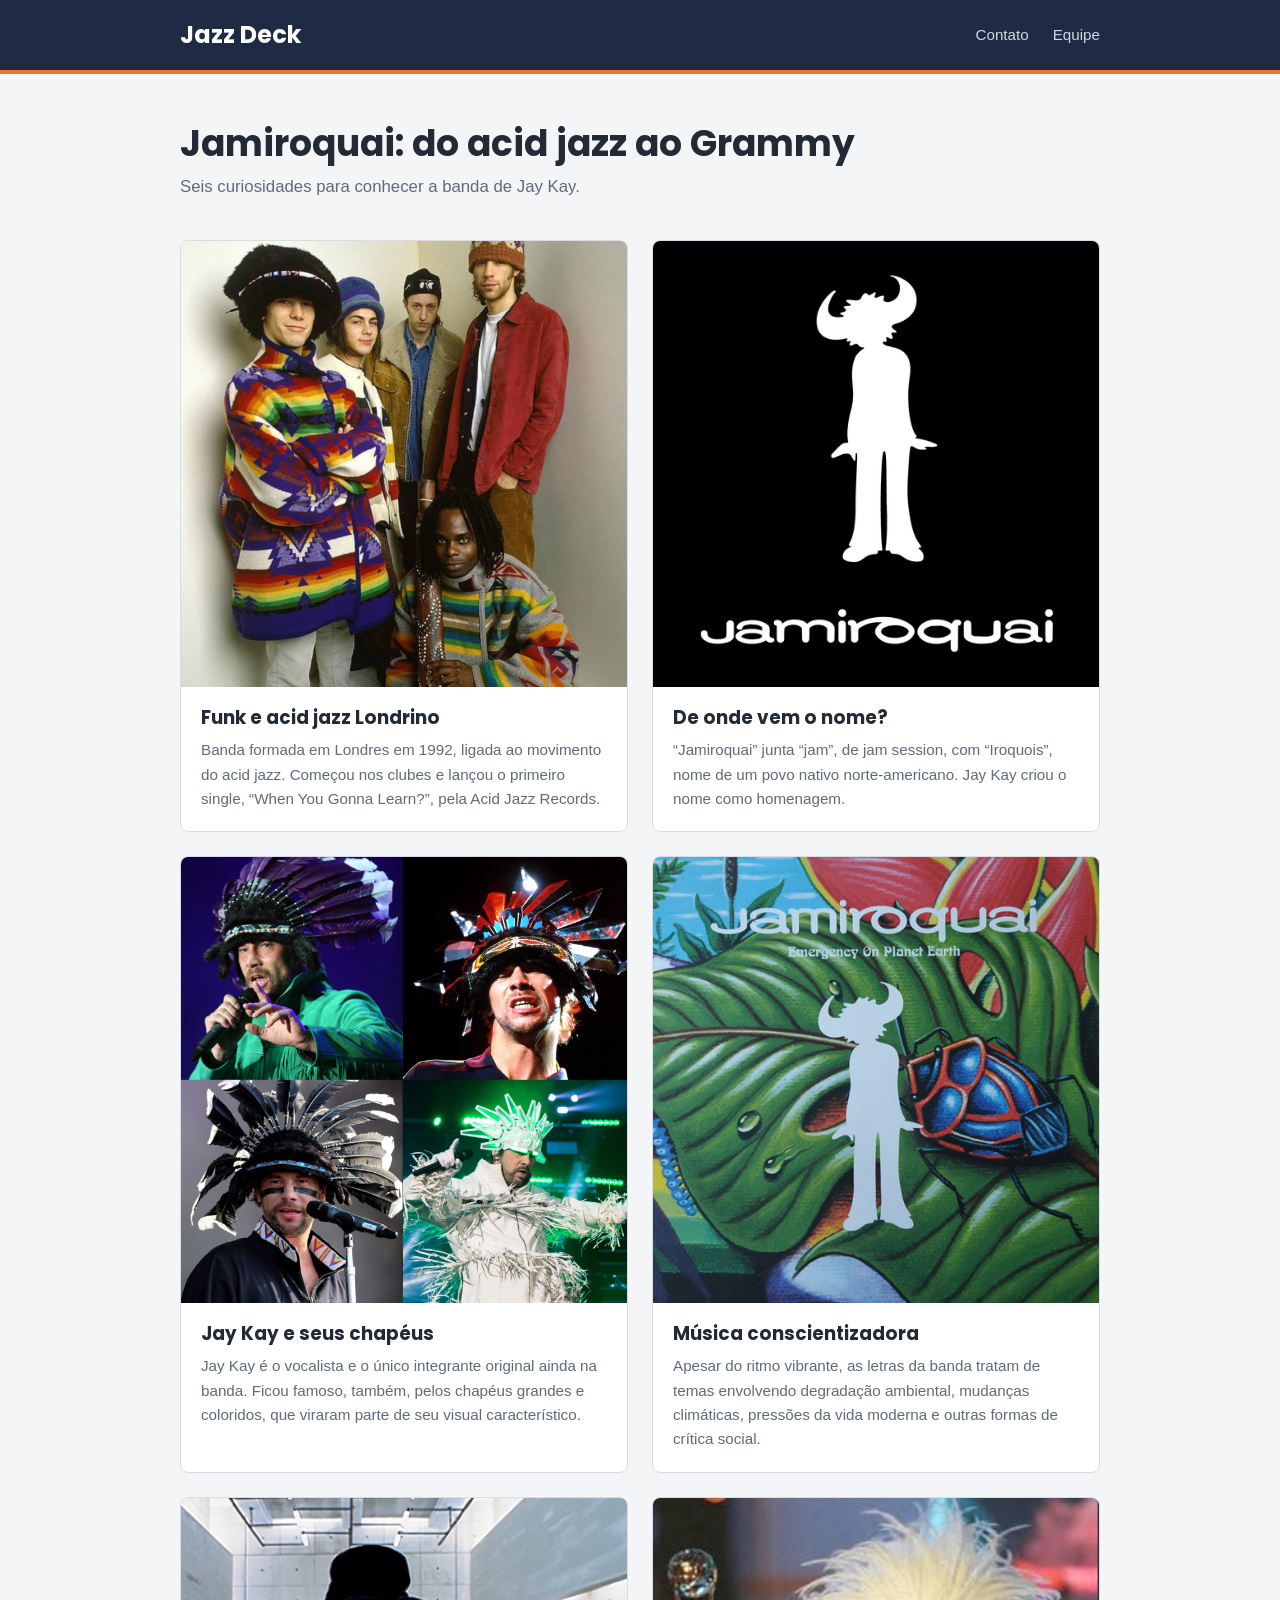
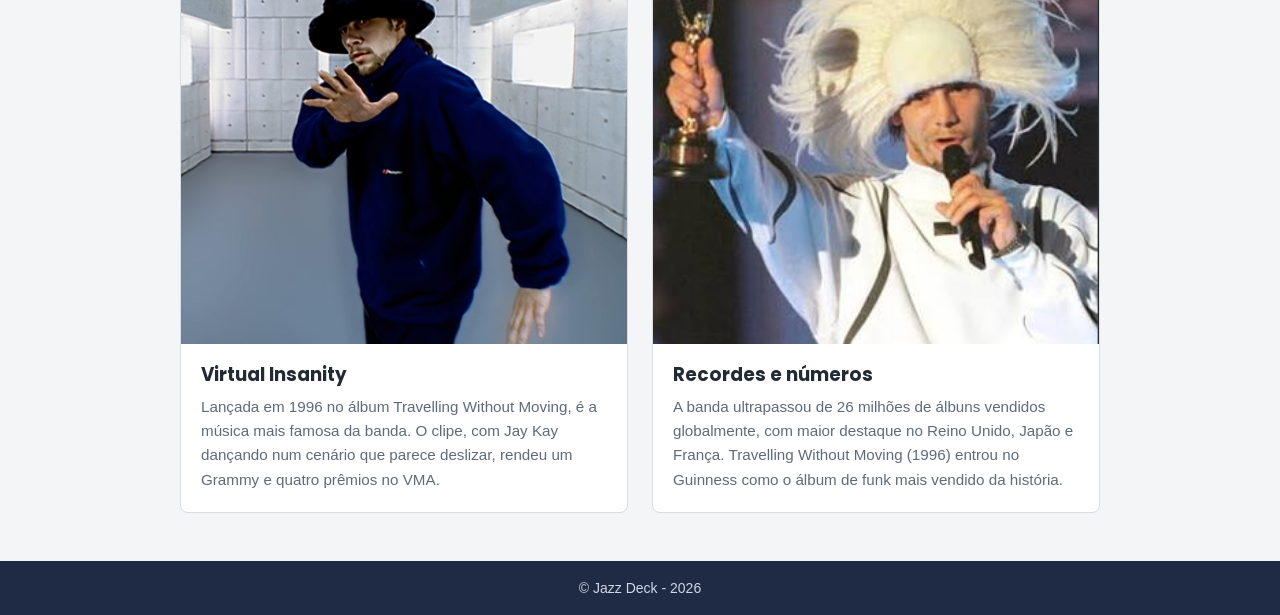
<file: index.html>
<!DOCTYPE html>
<html lang="pt-BR">

<head>
    <meta charset="UTF-8">
    <meta name="viewport" content="width=device-width, initial-scale=1">
    <title>Planeta Jamiroquai</title>
    <link rel="stylesheet" href="style.css">
</head>

<body>

    <header class="cabecalho">
        <div class="container">
            <a class="logo" href="index.html">Jazz Deck</a>
            <nav>
                <ul class="menu">
                    <li><a href="contato.html">Contato</a></li>
                    <li><a href="equipe.html">Equipe</a></li>
                </ul>
            </nav>

        </div>
    </header>

    <main>
        <div class="container">
            <h1 class="titulo-pagina">Jamiroquai: do acid jazz ao Grammy</h1>
            <p class="subtitulo-pagina">Seis curiosidades para conhecer a banda de Jay Kay.</p>

            <section class="grade">

                <article class="card">
                    <img src="img/fig01.png" alt="Membros da banda.">
                    <div class="card-corpo">
                        <h2>Funk e acid jazz Londrino</h2>
                        <p>Banda formada em Londres em 1992, ligada ao movimento do acid jazz.
                            Começou nos clubes e lançou o primeiro single, “When You Gonna Learn?”, pela Acid Jazz
                            Records.</p>
                    </div>
                </article>

                <article class="card">
                    <img src="img/fig02.png" alt="Emergency on Planet Earth">
                    <div class="card-corpo">
                        <h2>De onde vem o nome?</h2>
                        <p>“Jamiroquai” junta “jam”, de jam session, com “Iroquois”, nome de um povo nativo
                            norte-americano.
                            Jay Kay criou o nome como homenagem.</p>
                    </div>
                </article>

                <article class="card">
                    <img src="img/fig03.png" alt="Foto de Jay Kay usando chapéu.">
                    <div class="card-corpo">
                        <h2>Jay Kay e seus chapéus</h2>
                        <p>Jay Kay é o vocalista e o único integrante original ainda na banda.
                            Ficou famoso, também, pelos chapéus grandes e coloridos, que viraram parte de seu visual
                            característico.</p>
                    </div>
                </article>

                <article class="card">
                    <img src="img/fig04.png" alt="Capa de Emergency On Planet Earth">
                    <div class="card-corpo">
                        <h2>Música conscientizadora</h2>
                        <p>Apesar do ritmo vibrante, as letras da banda tratam de temas envolvendo degradação ambiental,
                            mudanças climáticas,
                            pressões da vida moderna e outras formas de crítica social.
                        </p>
                    </div>
                </article>

                <article class="card">
                    <img src="img/fig05.png" alt="Jay Kay em Virtual Insanity">
                    <div class="card-corpo">
                        <h2>Virtual Insanity</h2>
                        <p>Lançada em 1996 no álbum Travelling Without Moving, é a música mais famosa da banda. O clipe,
                            com Jay Kay dançando num cenário
                            que parece deslizar, rendeu um Grammy e quatro prêmios no VMA.</p>
                    </div>
                </article>

                <article class="card">
                    <img src="img/fig06.png" alt="Jay Kay segurando o World Music Awards">
                    <div class="card-corpo">
                        <h2>Recordes e números</h2>
                        <p>A banda ultrapassou de 26 milhões de álbuns vendidos globalmente, com maior destaque no Reino
                            Unido, Japão e França.
                            Travelling Without Moving (1996) entrou no Guinness como o álbum de funk mais vendido da
                            história.
                        </p>
                    </div>
                </article>

            </section>
        </div>
    </main>

    <footer class="rodape">
        <p>&copy; Jazz Deck - 2026</p>
    </footer>

</body>

</html>


<!--lucas-->
</file>
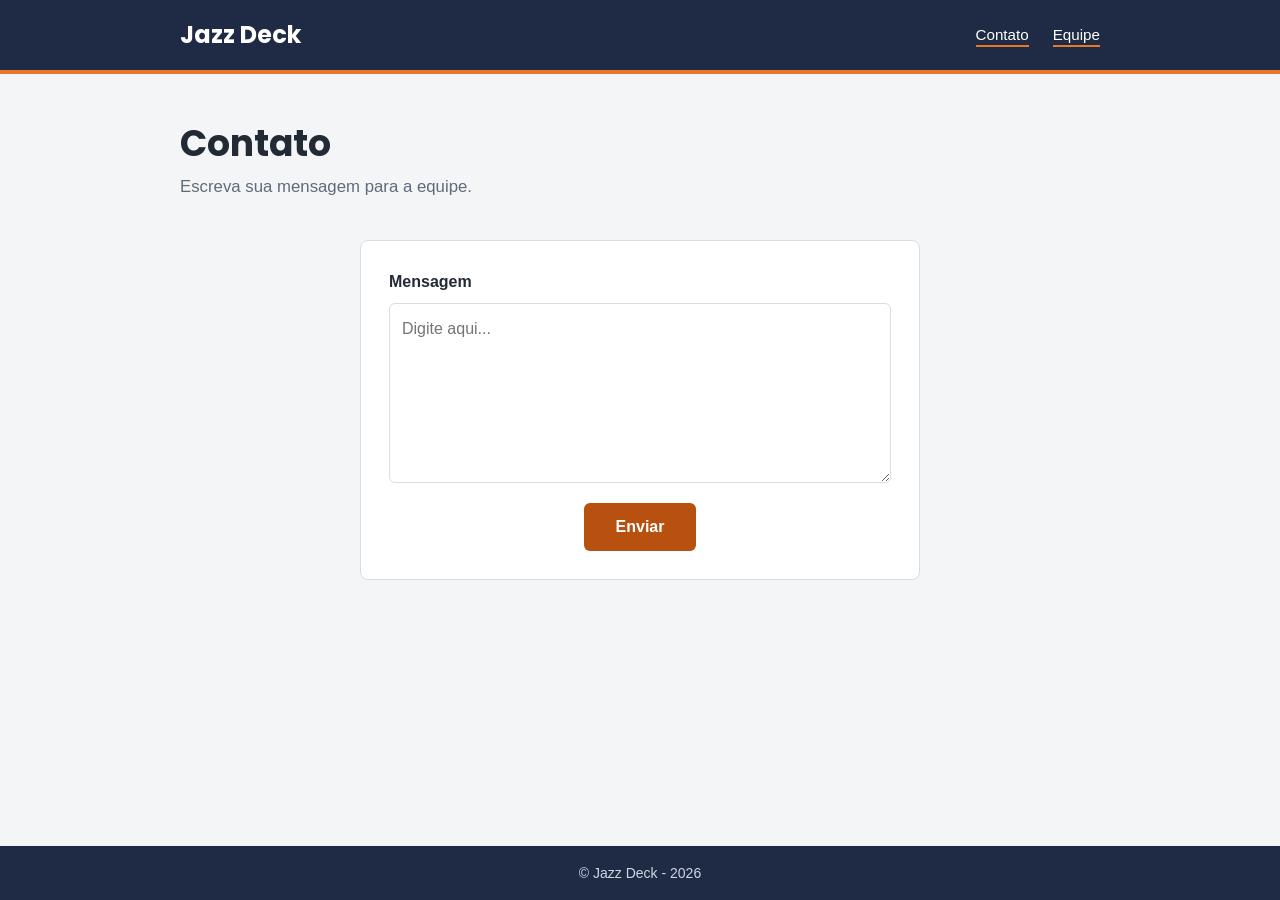
<file: contato.html>
<!DOCTYPE html>
<html lang="pt-BR">
<head>
  <meta charset="UTF-8">
  <meta name="viewport" content="width=device-width, initial-scale=1">
  <title>Contato | Jazz Deck</title>
  <link rel="stylesheet" href="style.css">
</head>
<body>

  <header class="cabecalho">
    <div class="container">
      <a class="logo" href="index.html">Jazz Deck</a>
      <nav>
        <ul class="menu">
          <li><a href="contato.html" aria-current="page">Contato</a></li>
          <li><a href="equipe.html" aria-current="page">Equipe</a></li>
        </ul>
      </nav>
    </div>
  </header>

  <main>
    <div class="container">
      <h1 class="titulo-pagina">Contato</h1>
      <p class="subtitulo-pagina">Escreva sua mensagem para a equipe.</p>

      <form class="form-contato" action="#" method="post">
        <label for="mensagem">Mensagem</label>
        <textarea id="mensagem" name="mensagem" placeholder="Digite aqui..." required></textarea>
        <button type="submit">Enviar</button>
      </form>
    </div>
  </main>

  <footer class="rodape">
    <p>&copy; Jazz Deck - 2026</p>
  </footer>

</body>
</html>
</file>
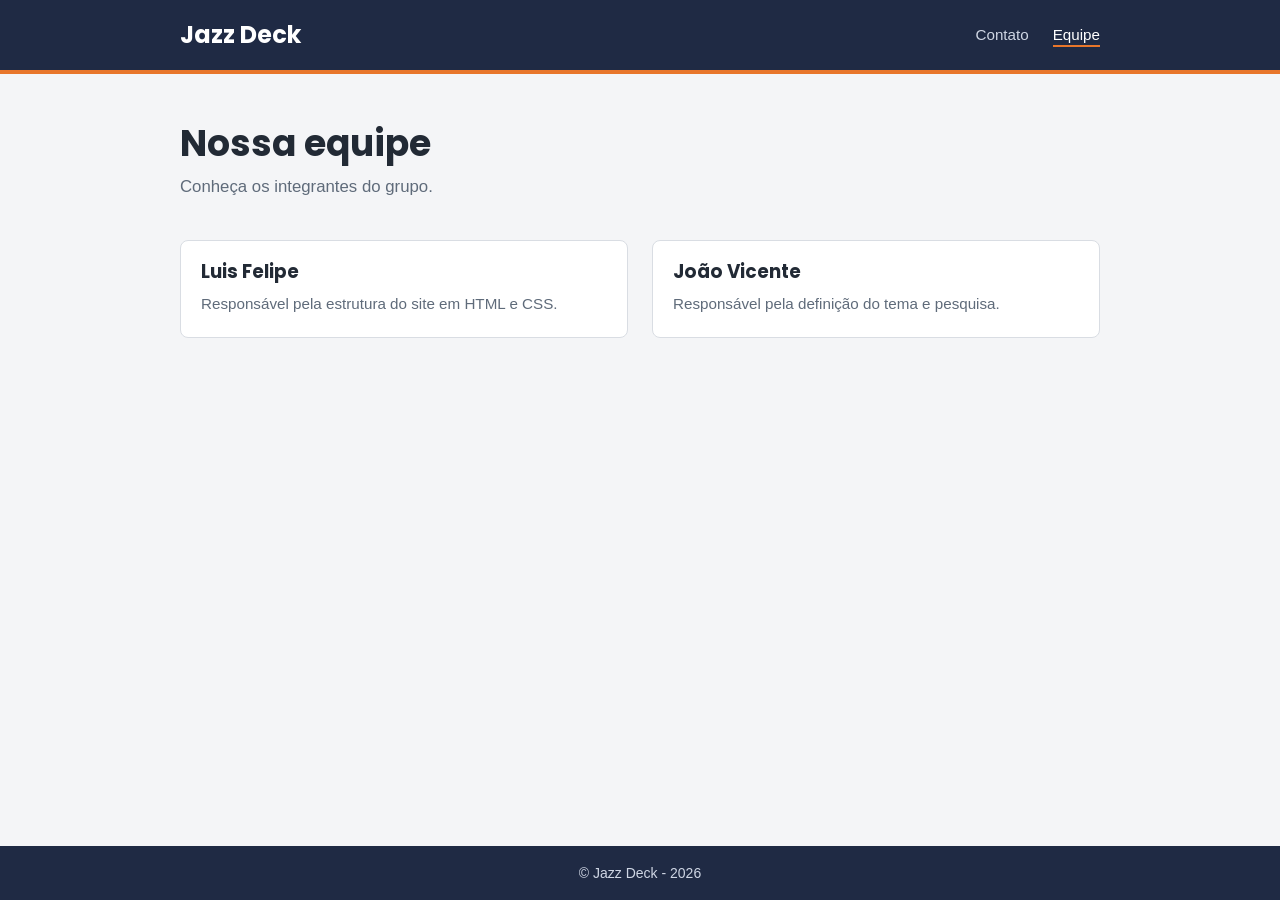
<file: equipe.html>
<!DOCTYPE html>
<html lang="pt-BR">
<head>
  <meta charset="UTF-8">
  <meta name="viewport" content="width=device-width, initial-scale=1">
  <title>Equipe | Jazz Deck</title>
  <link rel="stylesheet" href="style.css">
</head>
<body>

  <header class="cabecalho">
    <div class="container">
      <a class="logo" href="index.html">Jazz Deck</a>
      <nav>
        <ul class="menu">
          <li><a href="contato.html">Contato</a></li>
          <li><a href="equipe.html" aria-current="page">Equipe</a></li>
        </ul>
      </nav>
    </div>
  </header>

  <main>
    <div class="container">
      <h1 class="titulo-pagina">Nossa equipe</h1>
      <p class="subtitulo-pagina">Conheça os integrantes do grupo.</p>

      <section class="grade">

        <article class="card">
          <div class="card-corpo">
            <h2>Luis Felipe</h2>
            <p>Responsável pela estrutura do site em HTML e CSS.</p>
          </div>
        </article>

        <article class="card">
          <div class="card-corpo">
            <h2>João Vicente</h2>
            <p>Responsável pela definição do tema e pesquisa.</p>
          </div>
        </article>

      </section>
    </div>
  </main>

  <footer class="rodape">
    <p>&copy; Jazz Deck - 2026</p>
  </footer>

</body>
</html>
</file>
<file: style.css>
@import url("https://fonts.googleapis.com/css2?family=Poppins:wght@600;700&display=swap");


:root {
  --cor-principal: #1f2a44;        
  --cor-destaque: #e8762b;         
  --cor-destaque-escuro: #b8500f;  
  --cor-fundo: #f4f5f7;
  --cor-card: #ffffff;
  --cor-texto: #222a35;
  --cor-texto-suave: #5f6b7a;
  --cor-borda: #d9dde3;
  --fonte: "Segoe UI", Roboto, "Helvetica Neue", Arial, sans-serif;
  --fonte-titulo: "Poppins", var(--fonte);
  --largura-max: 960px;
  --raio: 8px;
}

/* ---------- Base ---------- */
* {
  box-sizing: border-box;
  margin: 0;
  padding: 0;
}

body {
  font-family: var(--fonte);
  background: var(--cor-fundo);
  color: var(--cor-texto);
  line-height: 1.6;
  min-height: 100vh;
  display: flex;
  flex-direction: column;
}

h1,
h2,
.logo {
  font-family: var(--fonte-titulo);
}

a:focus-visible,
button:focus-visible,
textarea:focus-visible {
  outline: 3px solid var(--cor-destaque-escuro);
  outline-offset: 2px;
}

.container {
  width: 100%;
  max-width: var(--largura-max);
  margin-inline: auto;
  padding-inline: 1.25rem;
}

/* ---------- Cabeçalho ---------- */
.cabecalho {
  background: var(--cor-principal);
  color: #fff;
  border-bottom: 4px solid var(--cor-destaque);
}

.cabecalho .container {
  display: flex;
  justify-content: space-between;
  align-items: center;
  flex-wrap: wrap;
  gap: 0.5rem 1.5rem;
  padding-block: 1rem;
}

.logo {
  font-size: 1.5rem;
  font-weight: 700;
  color: #fff;
  text-decoration: none;
}

.menu {
  display: flex;
  gap: 1.5rem;
  list-style: none;
}

.menu a {
  color: #cfd6e4;
  text-decoration: none;
  font-size: 0.95rem;
  padding-bottom: 2px;
  border-bottom: 2px solid transparent;
}

.menu a:hover,
.menu a[aria-current="page"] {
  color: #fff;
  border-bottom-color: var(--cor-destaque);
}

/* ---------- Conteúdo ---------- */
main {
  flex: 1;
  padding-block: 3rem;
}

.titulo-pagina {
  font-size: 2.25rem;
  line-height: 1.2;
  margin-bottom: 0.5rem;
}

.subtitulo-pagina {
  color: var(--cor-texto-suave);
  font-size: 1.05rem;
  margin-bottom: 2.5rem;
}

/* ---------- Grade de cards ---------- */
.grade {
  display: grid;
  grid-template-columns: repeat(2, 1fr);
  gap: 1.5rem;
}

.card {
  background: var(--cor-card);
  border: 1px solid var(--cor-borda);
  border-radius: var(--raio);
  overflow: hidden;
  transition: transform 0.2s, box-shadow 0.2s;
}

.card:hover {
  transform: translateY(-4px);
  box-shadow: 0 8px 20px rgba(31, 42, 68, 0.12);
}

.card img {
  display: block;
  width: 100%;
  aspect-ratio: 1 / 1;
  object-fit: cover;
  object-position: center top;
}

.card-corpo {
  padding: 1rem 1.25rem 1.25rem;
}

.card h2 {
  font-size: 1.15rem;
  margin-bottom: 0.35rem;
}

.card p {
  color: var(--cor-texto-suave);
  font-size: 0.95rem;
}

.grade.numerada {
  counter-reset: card;
}

.grade.numerada .card h2::before {
  counter-increment: card;
  content: "0" counter(card);
  display: block;
  font-size: 0.8rem;
  letter-spacing: 0.08em;
  color: var(--cor-destaque-escuro);
}

/* ---------- Formulário de contato ---------- */
.form-contato {
  max-width: 560px;
  margin-inline: auto;
  background: var(--cor-card);
  border: 1px solid var(--cor-borda);
  border-radius: var(--raio);
  padding: 1.75rem;
}
 
.form-contato label {
  display: block;
  font-weight: 600;
  margin-bottom: 0.5rem;
}
 
.form-contato textarea {
  display: block;
  width: 100%;
  min-height: 180px;
  padding: 0.75rem;
  font: inherit;
  color: var(--cor-texto);
  border: 1px solid var(--cor-borda);
  border-radius: 6px;
  resize: vertical;
}
 
.form-contato button {
  display: block;
  margin: 1.25rem auto 0;
  padding: 0.7rem 2rem;
  font: inherit;
  font-weight: 600;
  color: #fff;
  background: var(--cor-destaque-escuro);
  border: none;
  border-radius: 6px;
  cursor: pointer;
}
 
.form-contato button:hover {
  filter: brightness(0.9);
}

/* ---------- Rodapé ---------- */
.rodape {
  background: var(--cor-principal);
  color: #cfd6e4;
  text-align: center;
  padding: 1rem;
  font-size: 0.875rem;
}

/* ---------- Responsividade ---------- */
@media (max-width: 640px) {
  .grade {
    grid-template-columns: 1fr;
  }

  .cabecalho .container {
    justify-content: center;
  }

  main {
    padding-block: 1.75rem;
  }

  .titulo-pagina {
    font-size: 1.75rem;
  }

  .form-contato {
    padding: 1.25rem;
  }
}

@media (prefers-reduced-motion: reduce) {
  .card {
    transition: none;
  }

  .card:hover {
    transform: none;
  }
}
</file>
